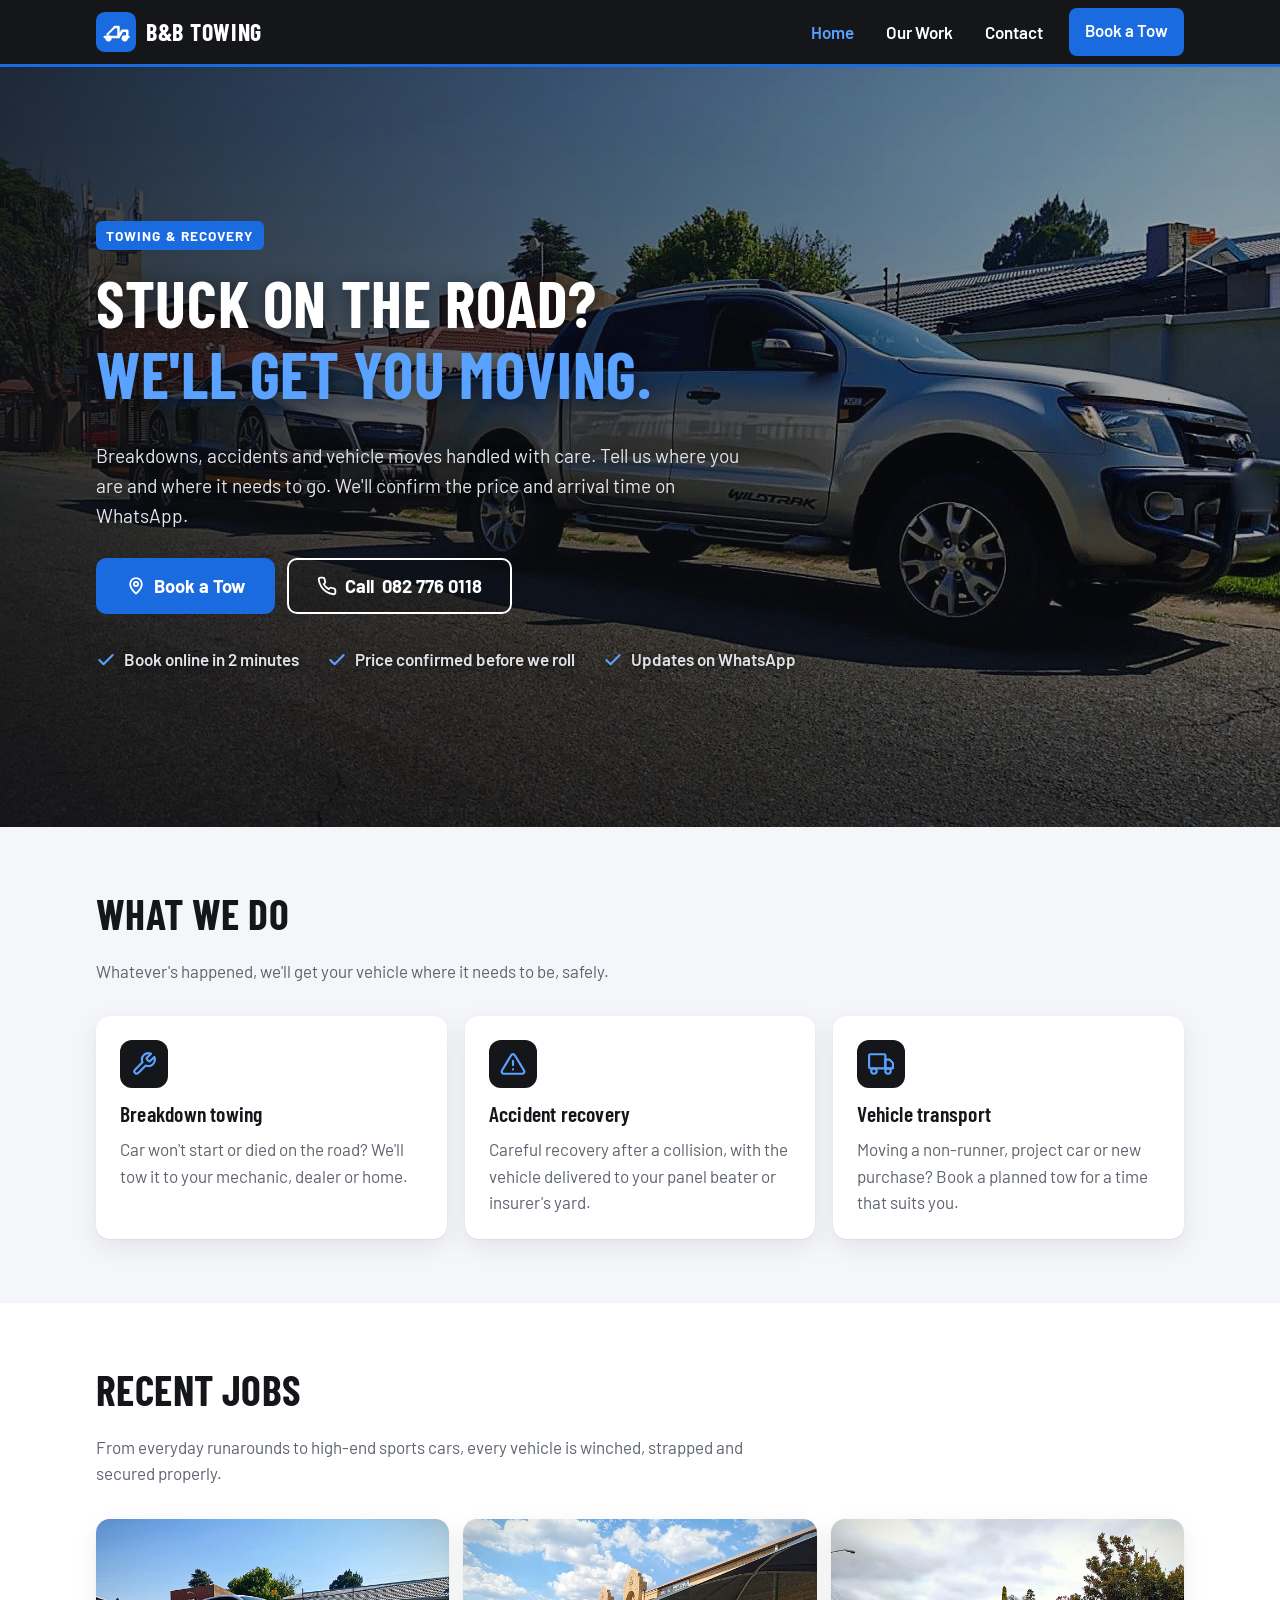
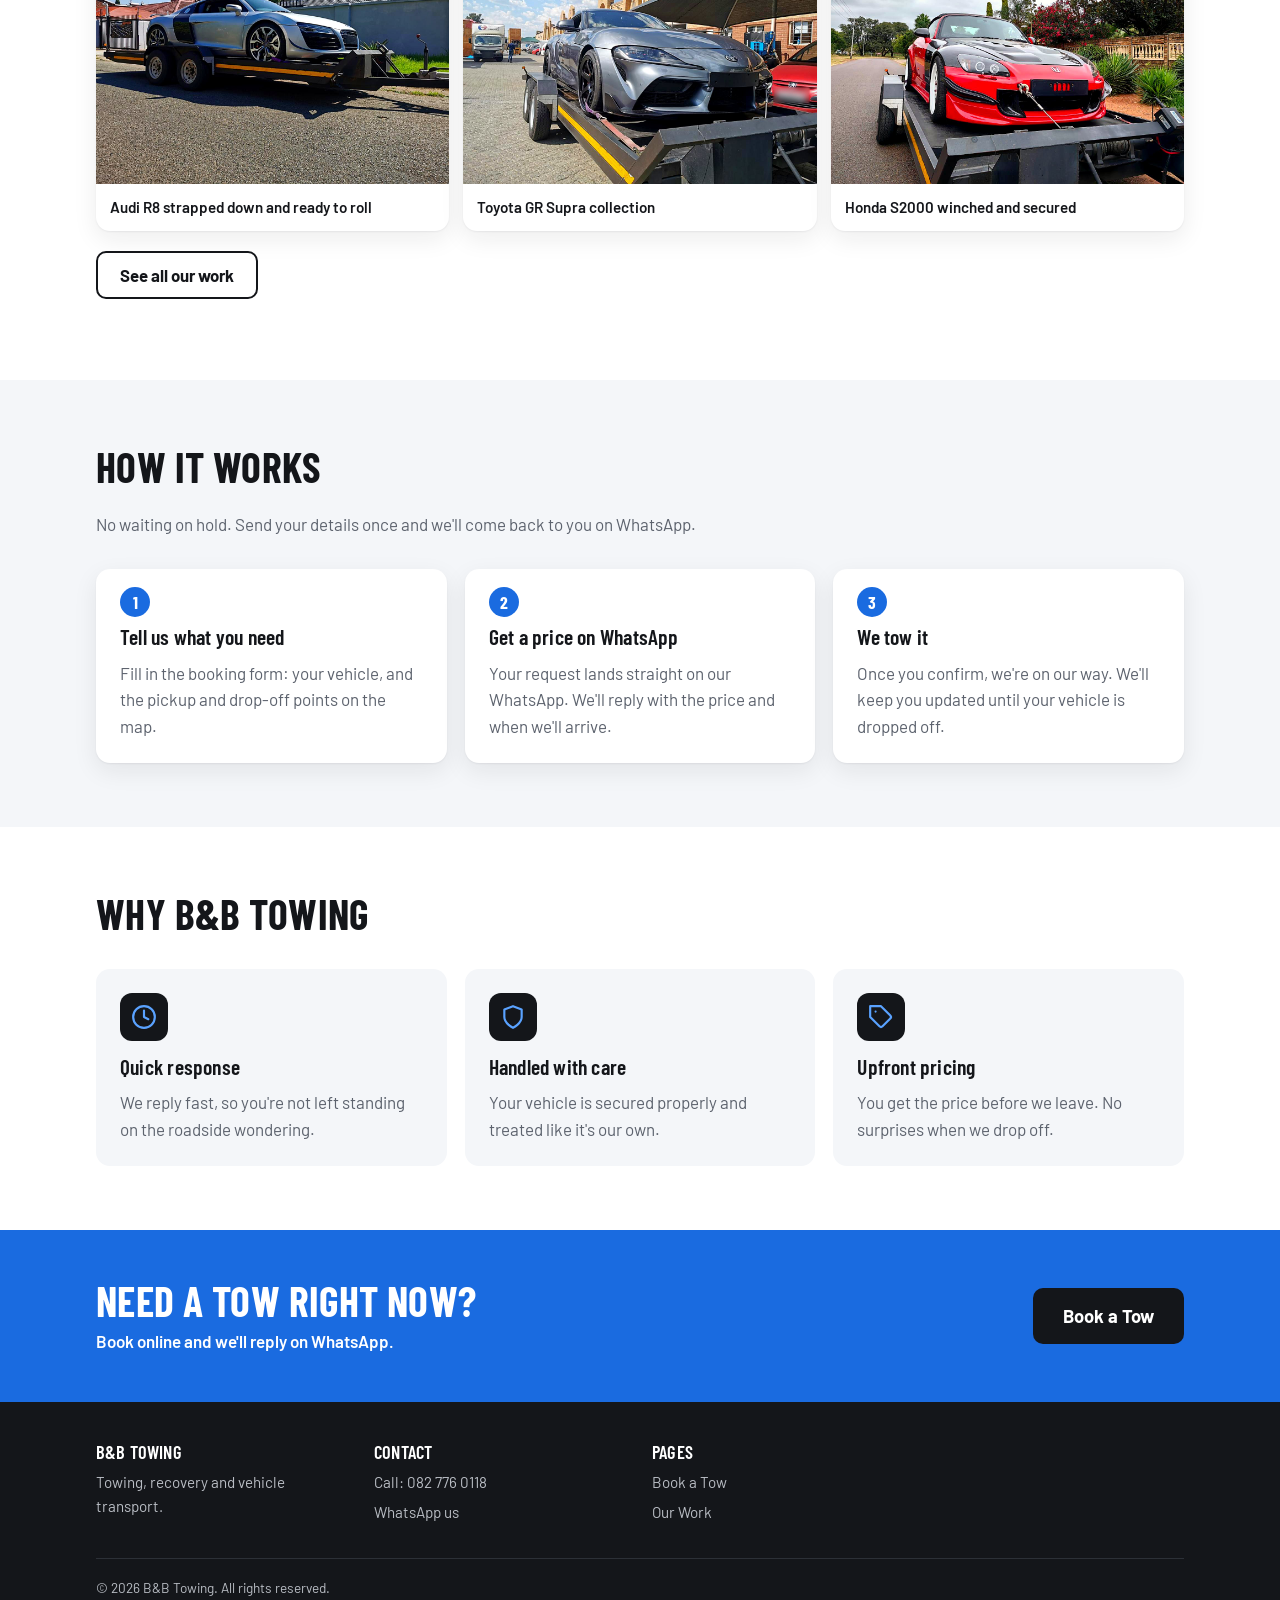
<file: index.html>
<!doctype html>
<html lang="en-ZA">
<head>
  <meta charset="utf-8">
  <meta name="viewport" content="width=device-width, initial-scale=1">
  <title>B&amp;B Towing | Fast, Reliable Vehicle Towing</title>
  <meta name="description" content="B&amp;B Towing: breakdown towing, accident recovery and vehicle transport. Book a tow online in under two minutes and get confirmation on WhatsApp.">
  <meta name="theme-color" content="#14161a">
  <meta property="og:title" content="B&amp;B Towing">
  <meta property="og:description" content="Stuck? Book a tow online and get confirmation on WhatsApp.">
  <meta property="og:type" content="website">
  <meta property="og:image" content="assets/img/gallery/audi-r8-ranger.jpg">
  <link rel="icon" href="assets/img/logo.svg" type="image/svg+xml">
  <link rel="preconnect" href="https://fonts.googleapis.com">
  <link rel="preconnect" href="https://fonts.gstatic.com" crossorigin>
  <link href="https://fonts.googleapis.com/css2?family=Barlow:wght@400;600;700&family=Barlow+Condensed:wght@600;700&display=swap" rel="stylesheet">
  <link rel="stylesheet" href="assets/css/styles.css">
</head>
<body>
  <a class="skip-link" href="#main">Skip to content</a>

  <header class="site-header">
    <div class="container">
      <a class="brand" href="index.html">
        <img src="assets/img/logo.svg" alt="" width="40" height="40">
        <span>B&amp;B Towing</span>
      </a>
      <button class="nav-toggle" aria-expanded="false" aria-controls="site-nav" aria-label="Menu">
        <svg viewBox="0 0 24 24" fill="none" stroke="currentColor" stroke-width="2" stroke-linecap="round"><path d="M4 7h16M4 12h16M4 17h16"/></svg>
      </button>
      <nav class="site-nav" id="site-nav" aria-label="Main">
        <ul>
          <li><a href="index.html" aria-current="page">Home</a></li>
          <li><a href="gallery.html">Our Work</a></li>
          <li><a href="#contact">Contact</a></li>
          <li><a class="btn btn-primary" href="book.html">Book a Tow</a></li>
        </ul>
      </nav>
    </div>
  </header>

  <main id="main">
    <section class="hero" aria-label="Silver Ford Ranger bakkie towing an Audi R8 on a B&amp;B Towing trailer">
      <div class="container hero-inner">
        <span class="eyebrow">Towing &amp; Recovery</span>
        <h1>Stuck on the road?<br><span>We'll get you moving.</span></h1>
        <p class="lead">Breakdowns, accidents and vehicle moves handled with care. Tell us where you are and where it needs to go. We'll confirm the price and arrival time on WhatsApp.</p>
        <div class="hero-actions">
          <a class="btn btn-primary btn-lg" href="book.html">
            <svg viewBox="0 0 24 24" fill="none" stroke="currentColor" stroke-width="2.2" stroke-linecap="round" stroke-linejoin="round"><path d="M12 21s-7-6.2-7-11.5a7 7 0 0 1 14 0C19 14.8 12 21 12 21z"/><circle cx="12" cy="9.5" r="2.5"/></svg>
            Book a Tow
          </a>
          <a class="btn btn-outline btn-lg" data-tel href="tel:+27827760118">
            <svg viewBox="0 0 24 24" fill="none" stroke="currentColor" stroke-width="2.2" stroke-linecap="round" stroke-linejoin="round"><path d="M22 16.9v3a2 2 0 0 1-2.2 2 19.8 19.8 0 0 1-8.6-3.1 19.5 19.5 0 0 1-6-6A19.8 19.8 0 0 1 2.1 4.2 2 2 0 0 1 4.1 2h3a2 2 0 0 1 2 1.7c.1.9.4 1.8.7 2.7a2 2 0 0 1-.5 2.1L8 9.8a16 16 0 0 0 6 6l1.3-1.3a2 2 0 0 1 2.1-.4c.9.3 1.8.6 2.7.7a2 2 0 0 1 1.7 2z"/></svg>
            Call <span data-phone-display>082 776 0118</span>
          </a>
        </div>
        <ul class="hero-points">
          <li><svg viewBox="0 0 24 24" fill="none" stroke="currentColor" stroke-width="2.5" stroke-linecap="round" stroke-linejoin="round"><path d="M20 6 9 17l-5-5"/></svg>Book online in 2 minutes</li>
          <li><svg viewBox="0 0 24 24" fill="none" stroke="currentColor" stroke-width="2.5" stroke-linecap="round" stroke-linejoin="round"><path d="M20 6 9 17l-5-5"/></svg>Price confirmed before we roll</li>
          <li><svg viewBox="0 0 24 24" fill="none" stroke="currentColor" stroke-width="2.5" stroke-linecap="round" stroke-linejoin="round"><path d="M20 6 9 17l-5-5"/></svg>Updates on WhatsApp</li>
        </ul>
      </div>
    </section>

    <section class="section" id="services">
      <div class="container">
        <div class="section-head">
          <h2>What we do</h2>
          <p>Whatever's happened, we'll get your vehicle where it needs to be, safely.</p>
        </div>
        <div class="grid grid-3">
          <article class="card">
            <div class="icon"><svg viewBox="0 0 24 24" fill="none" stroke="currentColor" stroke-width="2" stroke-linecap="round" stroke-linejoin="round"><path d="M14.7 6.3a1 1 0 0 0 0 1.4l1.6 1.6a1 1 0 0 0 1.4 0l3.8-3.8a6 6 0 0 1-7.9 7.9l-6.9 6.9a2.1 2.1 0 0 1-3-3l6.9-6.9a6 6 0 0 1 7.9-7.9z"/></svg></div>
            <h3>Breakdown towing</h3>
            <p>Car won't start or died on the road? We'll tow it to your mechanic, dealer or home.</p>
          </article>
          <article class="card">
            <div class="icon"><svg viewBox="0 0 24 24" fill="none" stroke="currentColor" stroke-width="2" stroke-linecap="round" stroke-linejoin="round"><path d="M10.3 3.9 1.8 18a2 2 0 0 0 1.7 3h17a2 2 0 0 0 1.7-3L13.7 3.9a2 2 0 0 0-3.4 0z"/><path d="M12 9v4M12 17h.01"/></svg></div>
            <h3>Accident recovery</h3>
            <p>Careful recovery after a collision, with the vehicle delivered to your panel beater or insurer's yard.</p>
          </article>
          <article class="card">
            <div class="icon"><svg viewBox="0 0 24 24" fill="none" stroke="currentColor" stroke-width="2" stroke-linecap="round" stroke-linejoin="round"><rect x="1" y="3" width="15" height="13" rx="1"/><path d="M16 8h4l3 3v5h-7z"/><circle cx="5.5" cy="18.5" r="2.5"/><circle cx="18.5" cy="18.5" r="2.5"/></svg></div>
            <h3>Vehicle transport</h3>
            <p>Moving a non-runner, project car or new purchase? Book a planned tow for a time that suits you.</p>
          </article>
        </div>
      </div>
    </section>

    <section class="section section-alt" id="recent">
      <div class="container">
        <div class="section-head">
          <h2>Recent jobs</h2>
          <p>From everyday runarounds to high-end sports cars, every vehicle is winched, strapped and secured properly.</p>
        </div>
        <div class="gallery-grid recent-grid" id="recent-grid"></div>
        <p style="margin-top:20px"><a class="btn btn-outline" href="gallery.html">See all our work</a></p>
      </div>
    </section>

    <section class="section" id="how">
      <div class="container">
        <div class="section-head">
          <h2>How it works</h2>
          <p>No waiting on hold. Send your details once and we'll come back to you on WhatsApp.</p>
        </div>
        <div class="grid grid-3 steps">
          <article class="card">
            <h3>Tell us what you need</h3>
            <p>Fill in the booking form: your vehicle, and the pickup and drop-off points on the map.</p>
          </article>
          <article class="card">
            <h3>Get a price on WhatsApp</h3>
            <p>Your request lands straight on our WhatsApp. We'll reply with the price and when we'll arrive.</p>
          </article>
          <article class="card">
            <h3>We tow it</h3>
            <p>Once you confirm, we're on our way. We'll keep you updated until your vehicle is dropped off.</p>
          </article>
        </div>
      </div>
    </section>

    <section class="section section-alt" id="why">
      <div class="container">
        <div class="section-head">
          <h2>Why B&amp;B Towing</h2>
        </div>
        <div class="grid grid-3">
          <article class="card">
            <div class="icon"><svg viewBox="0 0 24 24" fill="none" stroke="currentColor" stroke-width="2" stroke-linecap="round" stroke-linejoin="round"><circle cx="12" cy="12" r="10"/><path d="M12 6v6l4 2"/></svg></div>
            <h3>Quick response</h3>
            <p>We reply fast, so you're not left standing on the roadside wondering.</p>
          </article>
          <article class="card">
            <div class="icon"><svg viewBox="0 0 24 24" fill="none" stroke="currentColor" stroke-width="2" stroke-linecap="round" stroke-linejoin="round"><path d="M12 22s8-4 8-10V5l-8-3-8 3v7c0 6 8 10 8 10z"/></svg></div>
            <h3>Handled with care</h3>
            <p>Your vehicle is secured properly and treated like it's our own.</p>
          </article>
          <article class="card">
            <div class="icon"><svg viewBox="0 0 24 24" fill="none" stroke="currentColor" stroke-width="2" stroke-linecap="round" stroke-linejoin="round"><path d="M20.6 13.4 13.4 20.6a2 2 0 0 1-2.8 0L2 12V2h10l8.6 8.6a2 2 0 0 1 0 2.8z"/><path d="M7 7h.01"/></svg></div>
            <h3>Upfront pricing</h3>
            <p>You get the price before we leave. No surprises when we drop off.</p>
          </article>
        </div>
      </div>
    </section>

    <section class="cta-band">
      <div class="container">
        <div>
          <h2>Need a tow right now?</h2>
          <p>Book online and we'll reply on WhatsApp.</p>
        </div>
        <a class="btn btn-primary btn-lg" href="book.html">Book a Tow</a>
      </div>
    </section>
  </main>

  <footer class="site-footer" id="contact">
    <div class="container">
      <div>
        <h3>B&amp;B Towing</h3>
        <p>Towing, recovery and vehicle transport.</p>
      </div>
      <div>
        <h3>Contact</h3>
        <ul>
          <li><a data-tel href="tel:+27827760118">Call: <span data-phone-display>082 776 0118</span></a></li>
          <li><a data-wa="Hi B&B Towing, I need a tow." href="https://wa.me/27827760118">WhatsApp us</a></li>
        </ul>
      </div>
      <div>
        <h3>Pages</h3>
        <ul>
          <li><a href="book.html">Book a Tow</a></li>
          <li><a href="gallery.html">Our Work</a></li>
        </ul>
      </div>
      <p class="legal">&copy; <span id="year">2026</span> B&amp;B Towing. All rights reserved.</p>
    </div>
  </footer>

  <div class="quick-bar">
    <a class="btn btn-outline" style="color:#fff" data-tel href="tel:+27827760118">Call</a>
    <a class="btn btn-wa" data-wa="Hi B&B Towing, I need a tow." href="https://wa.me/27827760118">WhatsApp</a>
    <a class="btn btn-primary" href="book.html">Book</a>
  </div>

  <script src="assets/js/config.js"></script>
  <script src="assets/js/site.js"></script>
  <script src="assets/js/gallery.js"></script>
</body>
</html>
</file>
<file: assets/css/styles.css>
/* ==========================================================================
   B&B Towing — styles
   ========================================================================== */

:root {
  --ink: #14161a;
  --ink-2: #2a2e35;
  --muted: #5d636e;
  --line: #dfe1e5;
  --bg: #f4f6f9;
  --card: #ffffff;
  --brand: #1a6be0;        /* B&B blue: buttons and blue surfaces (white text on top) */
  --brand-dark: #1456b8;
  --brand-ink: #ffffff;
  --brand-bright: #5aa2ff; /* lighter blue for text and icons on black */
  --wa: #1fa855;
  --wa-dark: #178a45;
  --danger: #c62828;
  --ok: #1f7a3d;
  --radius: 14px;
  --shadow: 0 1px 2px rgba(20, 22, 26, .06), 0 8px 24px rgba(20, 22, 26, .08);
  --max: 1120px;
  --font: "Barlow", system-ui, -apple-system, "Segoe UI", Roboto, sans-serif;
  --font-head: "Barlow Condensed", "Barlow", system-ui, sans-serif;
}

*, *::before, *::after { box-sizing: border-box; }

html { -webkit-text-size-adjust: 100%; scroll-behavior: smooth; }

body {
  margin: 0;
  font-family: var(--font);
  font-size: 1.0625rem;
  line-height: 1.55;
  color: var(--ink);
  background: var(--bg);
}

img { max-width: 100%; display: block; }
a { color: inherit; }

h1, h2, h3 {
  font-family: var(--font-head);
  line-height: 1.1;
  letter-spacing: .01em;
  margin: 0 0 .5em;
}
h1 { font-size: clamp(2.4rem, 7vw, 4rem); font-weight: 700; text-transform: uppercase; }
h2 { font-size: clamp(1.8rem, 4.5vw, 2.6rem); font-weight: 700; text-transform: uppercase; }
h3 { font-size: 1.35rem; font-weight: 600; }

p { margin: 0 0 1em; }

.container { width: 100%; max-width: var(--max); margin: 0 auto; padding: 0 16px; }

.skip-link {
  position: absolute; left: -9999px; top: 8px;
  background: var(--brand); color: var(--brand-ink); padding: 8px 12px; border-radius: 8px; z-index: 100;
}
.skip-link:focus { left: 8px; }

:focus-visible { outline: 3px solid var(--brand); outline-offset: 2px; }

/* ---------- Header ---------- */
.site-header {
  position: sticky; top: 0; z-index: 50;
  background: var(--ink); color: #fff;
  border-bottom: 3px solid var(--brand);
}
.site-header .container { display: flex; align-items: center; gap: 16px; min-height: 64px; }
.brand { display: flex; align-items: center; gap: 10px; text-decoration: none; margin-right: auto; }
.brand img { width: 40px; height: 40px; }
.brand span { font-family: var(--font-head); font-weight: 700; font-size: 1.5rem; text-transform: uppercase; letter-spacing: .03em; }

.nav-toggle {
  display: none; background: none; border: 0; color: #fff; padding: 10px; cursor: pointer;
}
.nav-toggle svg { width: 26px; height: 26px; }

.site-nav ul { list-style: none; margin: 0; padding: 0; display: flex; align-items: center; gap: 4px; }
.site-nav a {
  display: block; padding: 10px 14px; text-decoration: none; font-weight: 600; border-radius: 8px;
}
.site-nav a:hover { background: var(--ink-2); }
.site-nav a[aria-current="page"] { color: var(--brand-bright); }
.site-nav .btn { margin-left: 8px; }

@media (max-width: 760px) {
  .nav-toggle { display: inline-flex; }
  .site-nav {
    position: absolute; left: 0; right: 0; top: 100%;
    background: var(--ink); border-bottom: 3px solid var(--brand);
    display: none;
  }
  .site-nav.open { display: block; }
  .site-nav ul { flex-direction: column; align-items: stretch; padding: 8px 16px 16px; }
  .site-nav a { padding: 14px 8px; font-size: 1.1rem; }
  .site-nav .btn { margin: 8px 0 0; text-align: center; }
}

/* ---------- Buttons ---------- */
.btn {
  display: inline-flex; align-items: center; justify-content: center; gap: 8px;
  min-height: 48px; padding: 12px 22px;
  border: 2px solid transparent; border-radius: 10px;
  font: 700 1.05rem/1.2 var(--font); text-decoration: none; cursor: pointer;
  transition: background .15s, transform .05s;
}
.btn:active { transform: translateY(1px); }
.btn svg { width: 20px; height: 20px; flex: none; }
.btn-primary { background: var(--brand); color: var(--brand-ink); }
.btn-primary:hover { background: var(--brand-dark); }
.btn-wa { background: var(--wa); color: #fff; }
.btn-wa:hover { background: var(--wa-dark); }
.btn-outline { border-color: currentColor; background: transparent; color: inherit; }
.btn-outline:hover { background: rgba(255, 255, 255, .08); }
.btn-block { width: 100%; }
.btn-lg { min-height: 56px; font-size: 1.15rem; padding: 14px 28px; }
.btn[disabled] { opacity: .6; cursor: not-allowed; }

/* ---------- Hero ---------- */
/* Photo of the rig (bakkie towing the trailer) as a dimmed background behind the text */
.hero {
  color: #fff;
  background:
    linear-gradient(90deg, rgba(14, 16, 20, .82) 0%, rgba(14, 16, 20, .6) 45%, rgba(14, 16, 20, .35) 100%),
    linear-gradient(to top, rgba(14, 16, 20, .55), rgba(14, 16, 20, 0) 40%),
    url("../img/gallery/audi-r8-ranger.jpg") center 45% / cover no-repeat,
    var(--ink);
}
.hero-inner {
  display: flex; flex-direction: column; justify-content: center; align-items: flex-start;
  min-height: clamp(560px, calc(100vh - 67px), 760px);
  padding-top: 56px; padding-bottom: 56px;
}
.hero h1 { text-shadow: 0 2px 18px rgba(0, 0, 0, .5); }
.hero h1 span { color: var(--brand-bright); }
.hero .eyebrow {
  display: inline-block; background: var(--brand); color: var(--brand-ink);
  font-weight: 700; font-size: .85rem; letter-spacing: .08em; text-transform: uppercase;
  padding: 4px 10px; border-radius: 6px; margin-bottom: 18px;
}
.hero .lead { font-size: 1.2rem; max-width: 34em; color: #e3e5e9; margin-bottom: 28px; text-shadow: 0 1px 8px rgba(0, 0, 0, .6); }
.hero-actions { display: flex; flex-wrap: wrap; gap: 12px; }
.hero-actions .btn-outline { background: rgba(14, 16, 20, .4); }
.hero-points {
  list-style: none; padding: 0; margin: 32px 0 0;
  display: flex; flex-wrap: wrap; gap: 10px 28px; color: #dfe2e6; font-weight: 600;
  text-shadow: 0 1px 6px rgba(0, 0, 0, .6);
}
.hero-points li { display: flex; align-items: center; gap: 8px; }
.hero-points svg { width: 20px; height: 20px; color: var(--brand-bright); flex: none; }

@media (max-width: 760px) {
  /* Phones: frame the R8 on the trailer and the back of the bakkie, evenly dimmed */
  .hero {
    background:
      linear-gradient(rgba(14, 16, 20, .62), rgba(14, 16, 20, .72)),
      url("../img/gallery/audi-r8-ranger.jpg") 32% center / cover no-repeat,
      var(--ink);
  }
  .hero-inner { min-height: 0; padding-top: 44px; padding-bottom: 48px; }
}
@media (max-width: 520px) {
  .hero-actions { width: 100%; }
  .hero-actions .btn { width: 100%; }
}

/* ---------- Sections ---------- */
.section { padding: 64px 0; }
.section-alt { background: #fff; }
.section-head { max-width: 40em; margin-bottom: 32px; }
.section-head p { color: var(--muted); }

.grid { display: grid; gap: 18px; }
.grid-3 { grid-template-columns: repeat(auto-fit, minmax(240px, 1fr)); }

.card {
  background: var(--card); border-radius: var(--radius); padding: 24px;
  box-shadow: var(--shadow);
}
.section-alt .card { background: var(--bg); box-shadow: none; }
.card .icon {
  width: 48px; height: 48px; border-radius: 12px; background: var(--ink); color: var(--brand-bright);
  display: grid; place-items: center; margin-bottom: 14px;
}
.card .icon svg { width: 26px; height: 26px; }
.card p { color: var(--muted); margin: 0; }

.steps { counter-reset: step; }
.steps .card { position: relative; padding-top: 56px; }
.steps .card::before {
  counter-increment: step; content: counter(step);
  position: absolute; top: 18px; left: 24px;
  font: 700 1.1rem/1 var(--font-head);
  width: 30px; height: 30px; border-radius: 50%; display: grid; place-items: center;
  background: var(--brand); color: var(--brand-ink);
}

.cta-band { background: var(--brand); color: var(--brand-ink); padding: 48px 0; }
.cta-band .container { display: flex; flex-wrap: wrap; align-items: center; justify-content: space-between; gap: 20px; }
.cta-band h2 { margin: 0; }
.cta-band p { margin: 4px 0 0; font-weight: 600; }
.cta-band .btn-primary { background: var(--ink); color: #fff; }
.cta-band .btn-primary:hover { background: var(--ink-2); }

/* ---------- Gallery ---------- */
.page-head { background: var(--ink); color: #fff; padding: 44px 0 36px; }
.page-head p { color: #c8cbd1; margin: 0; max-width: 40em; }

.gallery-grid { display: grid; gap: 14px; grid-template-columns: repeat(auto-fill, minmax(260px, 1fr)); }
.gallery-item {
  position: relative; margin: 0; border-radius: var(--radius); overflow: hidden;
  background: #fff; box-shadow: var(--shadow);
}
.gallery-item button {
  all: unset; display: block; width: 100%; cursor: zoom-in;
}
.gallery-item button:focus-visible { outline: 3px solid var(--brand); outline-offset: -3px; }
.gallery-item img { width: 100%; aspect-ratio: 4 / 3; object-fit: cover; }
.gallery-item figcaption { padding: 12px 14px; font-weight: 600; font-size: .95rem; }
.gallery-placeholder {
  aspect-ratio: 4 / 3; display: grid; place-items: center; text-align: center; color: var(--muted);
  background: repeating-linear-gradient(-45deg, #eceff3 0 16px, #e4e8ee 16px 32px);
  font-weight: 600; padding: 16px;
}
.gallery-placeholder svg { width: 42px; height: 42px; margin: 0 auto 8px; color: #a5a8ae; }

.lightbox {
  border: 0; padding: 0; background: transparent; max-width: min(1000px, 94vw); max-height: 92vh;
}
.lightbox::backdrop { background: rgba(10, 11, 13, .88); }
.lightbox img { max-height: 80vh; width: auto; margin: 0 auto; border-radius: 10px; }
.lightbox p { color: #fff; text-align: center; margin: 12px 0 0; font-weight: 600; }
.lightbox-close {
  position: fixed; top: 14px; right: 14px; width: 48px; height: 48px; border-radius: 50%;
  border: 0; background: #fff; color: var(--ink); font-size: 28px; line-height: 1; cursor: pointer;
}

/* ---------- Booking form ---------- */
.booking-layout { display: grid; gap: 24px; grid-template-columns: minmax(0, 1fr) 320px; align-items: start; }
@media (max-width: 900px) { .booking-layout { grid-template-columns: 1fr; } }

.booking-aside { position: sticky; top: 88px; }
@media (max-width: 900px) { .booking-aside { position: static; } }
.booking-aside .card + .card { margin-top: 16px; }
.booking-aside h3 { font-size: 1.2rem; }
.booking-aside ol { padding-left: 1.2em; margin: 0; color: var(--muted); }
.booking-aside li + li { margin-top: 6px; }

.form-card { background: #fff; border-radius: var(--radius); box-shadow: var(--shadow); padding: 8px 24px 28px; }
@media (max-width: 520px) { .form-card { padding: 4px 16px 20px; } }

fieldset { border: 0; padding: 20px 0 8px; margin: 0; border-bottom: 1px solid var(--line); }
fieldset:last-of-type { border-bottom: 0; }
legend {
  font-family: var(--font-head); font-size: 1.5rem; font-weight: 700; text-transform: uppercase;
  display: flex; align-items: center; gap: 10px; padding: 0; margin-bottom: 12px;
}
legend .num {
  width: 30px; height: 30px; border-radius: 50%; display: inline-grid; place-items: center;
  background: var(--ink); color: var(--brand-bright); font-size: 1rem;
}

.row { display: grid; gap: 0 16px; grid-template-columns: 1fr 1fr; }
@media (max-width: 600px) { .row { grid-template-columns: 1fr; } }

.field { margin-bottom: 16px; }
.field > label, .field > .label {
  display: block; font-weight: 600; margin-bottom: 6px;
}
.field .req { color: var(--danger); }
.field .opt { color: var(--muted); font-weight: 400; font-size: .9rem; }
.hint { color: var(--muted); font-size: .9rem; margin: 6px 0 0; }

input[type="text"], input[type="tel"], input[type="email"], input[type="search"],
input[type="date"], input[type="time"], input[type="number"], select, textarea {
  width: 100%; min-height: 50px; padding: 12px 14px;
  font: 400 1.05rem/1.3 var(--font); color: var(--ink);
  background: #fff; border: 2px solid var(--line); border-radius: 10px;
  transition: border-color .15s;
}
textarea { min-height: 96px; resize: vertical; }
input:focus, select:focus, textarea:focus { border-color: var(--ink); outline: none; }
.field.invalid input, .field.invalid select, .field.invalid textarea { border-color: var(--danger); }
.error-msg { display: none; color: var(--danger); font-size: .9rem; font-weight: 600; margin-top: 6px; }
.field.invalid .error-msg { display: block; }

/* Segmented yes/no choices */
.choices { display: flex; flex-wrap: wrap; gap: 8px; }
.choice { position: relative; flex: 1 1 0; min-width: 84px; }
.choice input { position: absolute; opacity: 0; inset: 0; margin: 0; cursor: pointer; }
.choice span {
  display: flex; align-items: center; justify-content: center; text-align: center;
  min-height: 50px; padding: 10px 12px; border: 2px solid var(--line); border-radius: 10px;
  font-weight: 600; background: #fff; transition: all .15s;
}
.choice input:checked + span { border-color: var(--ink); background: var(--ink); color: #fff; }
.choice input:focus-visible + span { outline: 3px solid var(--brand); outline-offset: 2px; }
.field.invalid .choice span { border-color: var(--danger); }

.checkbox { display: flex; gap: 10px; align-items: flex-start; font-size: .95rem; }
.checkbox input { width: 22px; height: 22px; margin: 2px 0 0; flex: none; accent-color: var(--ink); }

.reveal { display: none; }
.reveal.show { display: block; }

/* Location search */
.loc-field { position: relative; }
.loc-input { display: flex; gap: 8px; }
.loc-input input { flex: 1; }
.loc-badge {
  flex: none; width: 34px; height: 34px; border-radius: 50%; align-self: center;
  display: grid; place-items: center; font-weight: 700; color: #fff;
}
.loc-badge.a { background: var(--brand); }
.loc-badge.b { background: var(--ink); }
.icon-btn {
  flex: none; min-width: 50px; min-height: 50px; border: 2px solid var(--line); border-radius: 10px;
  background: #fff; cursor: pointer; display: grid; place-items: center; color: var(--ink);
}
.icon-btn:hover { border-color: var(--ink); }
.icon-btn svg { width: 22px; height: 22px; }
.suggestions {
  position: absolute; z-index: 1000; left: 42px; right: 0; top: calc(100% + 4px);
  list-style: none; margin: 0; padding: 6px; background: #fff;
  border: 1px solid var(--line); border-radius: 10px; box-shadow: var(--shadow);
  max-height: 280px; overflow: auto;
}
.suggestions:empty { display: none; }
.suggestions li {
  padding: 10px 12px; border-radius: 8px; cursor: pointer; font-size: .95rem; line-height: 1.35;
}
.suggestions li[aria-selected="true"], .suggestions li:hover { background: var(--bg); }
.suggestions li.note { color: var(--muted); cursor: default; }
.suggestions li.note:hover { background: none; }

.map-wrap { position: relative; margin: 4px 0 12px; }
#map {
  height: 380px; border-radius: 12px; border: 2px solid var(--line); background: #e8e8e4;
  z-index: 0;
}
@media (max-width: 600px) { #map { height: 300px; } }
.map-mode {
  display: flex; gap: 6px; margin-bottom: 8px; flex-wrap: wrap; align-items: center;
  font-size: .9rem; color: var(--muted);
}
.map-mode .choice { flex: 0 0 auto; min-width: 0; }
.map-mode .choice span { min-height: 38px; padding: 6px 12px; font-size: .9rem; }
.route-summary {
  display: none; gap: 16px; flex-wrap: wrap; align-items: center;
  background: var(--bg); border-radius: 10px; padding: 12px 14px; font-weight: 600;
}
.route-summary.show { display: flex; }
.route-summary .estimate { color: var(--ok); }

.pin {
  width: 30px; height: 30px; border-radius: 50% 50% 50% 0; transform: rotate(-45deg);
  display: grid; place-items: center; border: 3px solid #fff; box-shadow: 0 2px 6px rgba(0, 0, 0, .35);
}
.pin b { transform: rotate(45deg); color: #fff; font: 700 13px/1 var(--font); }
.pin.a { background: var(--brand); }
.pin.b { background: var(--ink); }

.form-errors {
  display: none; background: #fdecea; color: var(--danger); border-radius: 10px;
  padding: 12px 14px; font-weight: 600; margin: 16px 0 0;
}
.form-errors.show { display: block; }

.submit-area { padding-top: 20px; }
.submit-area .hint { text-align: center; }

/* Success panel */
.success { display: none; text-align: center; padding: 32px 8px; }
.success.show { display: block; }
.success .tick {
  width: 72px; height: 72px; border-radius: 50%; background: var(--wa); color: #fff;
  display: grid; place-items: center; margin: 0 auto 16px;
}
.success .tick svg { width: 40px; height: 40px; }
.success .ref { font-family: var(--font-head); font-size: 1.4rem; font-weight: 700; }
.success pre {
  text-align: left; white-space: pre-wrap; word-break: break-word; background: var(--bg);
  border-radius: 10px; padding: 14px; font: .9rem/1.45 ui-monospace, SFMono-Regular, Menlo, monospace;
  max-height: 320px; overflow: auto;
}
.success .actions { display: flex; flex-direction: column; gap: 10px; max-width: 380px; margin: 20px auto; }

/* ---------- Footer ---------- */
.site-footer { background: var(--ink); color: #b9bdc4; padding: 40px 0 96px; font-size: .95rem; }
.site-footer .container { display: grid; gap: 24px; grid-template-columns: repeat(auto-fit, minmax(200px, 1fr)); }
.site-footer h3 { color: #fff; font-size: 1.15rem; text-transform: uppercase; }
.site-footer ul { list-style: none; padding: 0; margin: 0; }
.site-footer li + li { margin-top: 6px; }
.site-footer a { text-decoration: none; }
.site-footer a:hover { color: var(--brand-bright); }
.site-footer .legal { grid-column: 1 / -1; border-top: 1px solid #2c3037; padding-top: 18px; font-size: .85rem; }
@media (min-width: 761px) { .site-footer { padding-bottom: 40px; } }

/* ---------- Mobile quick-action bar ---------- */
.quick-bar {
  position: fixed; left: 0; right: 0; bottom: 0; z-index: 60;
  display: none; gap: 8px; padding: 10px 12px calc(10px + env(safe-area-inset-bottom));
  background: rgba(20, 22, 26, .97); border-top: 1px solid #2c3037;
}
.quick-bar .btn { flex: 1; min-height: 50px; padding: 10px 8px; font-size: 1rem; }
@media (max-width: 760px) { .quick-bar { display: flex; } }
.no-quickbar .quick-bar { display: none; }
.no-quickbar .site-footer { padding-bottom: 40px; }

.sr-only {
  position: absolute; width: 1px; height: 1px; padding: 0; margin: -1px; overflow: hidden;
  clip: rect(0, 0, 0, 0); white-space: nowrap; border: 0;
}

/* Current-page state on the yellow nav button keeps its dark text */
.site-nav a.btn[aria-current="page"] { color: var(--brand-ink); }

/* Booking page: quick call line in the header (useful on phones, where the aside sits below the form) */
.page-head .call-line { margin-top: 14px; font-weight: 600; color: #fff; }
.page-head .call-line a { color: var(--brand-bright); }

/* Homepage "Recent jobs" strip */
.recent-grid { grid-template-columns: repeat(auto-fit, minmax(260px, 1fr)); }
.recent-grid a.gallery-item { text-decoration: none; display: block; }
.recent-grid img { width: 100%; aspect-ratio: 4 / 3; object-fit: cover; transition: transform .3s; }
.recent-grid a.gallery-item:hover img { transform: scale(1.03); }
.recent-cap { display: block; padding: 12px 14px; font-weight: 600; font-size: .95rem; }

/* Gallery page: first photo featured large, captions over the photos */
.gallery-page .gallery-item { aspect-ratio: 4 / 3; }
.gallery-page .gallery-item button, .gallery-page .gallery-item img { height: 100%; }
.gallery-page .gallery-item img { aspect-ratio: auto; transition: transform .3s; }
.gallery-page .gallery-item:hover img { transform: scale(1.03); }
.gallery-page .gallery-item figcaption {
  position: absolute; left: 0; right: 0; bottom: 0; pointer-events: none;
  padding: 36px 14px 12px; color: #fff;
  background: linear-gradient(transparent, rgba(10, 11, 13, .82));
}
@media (min-width: 600px) {
  .gallery-page .gallery-item:first-child { grid-column: span 2; grid-row: span 2; aspect-ratio: auto; }
}
</file>
